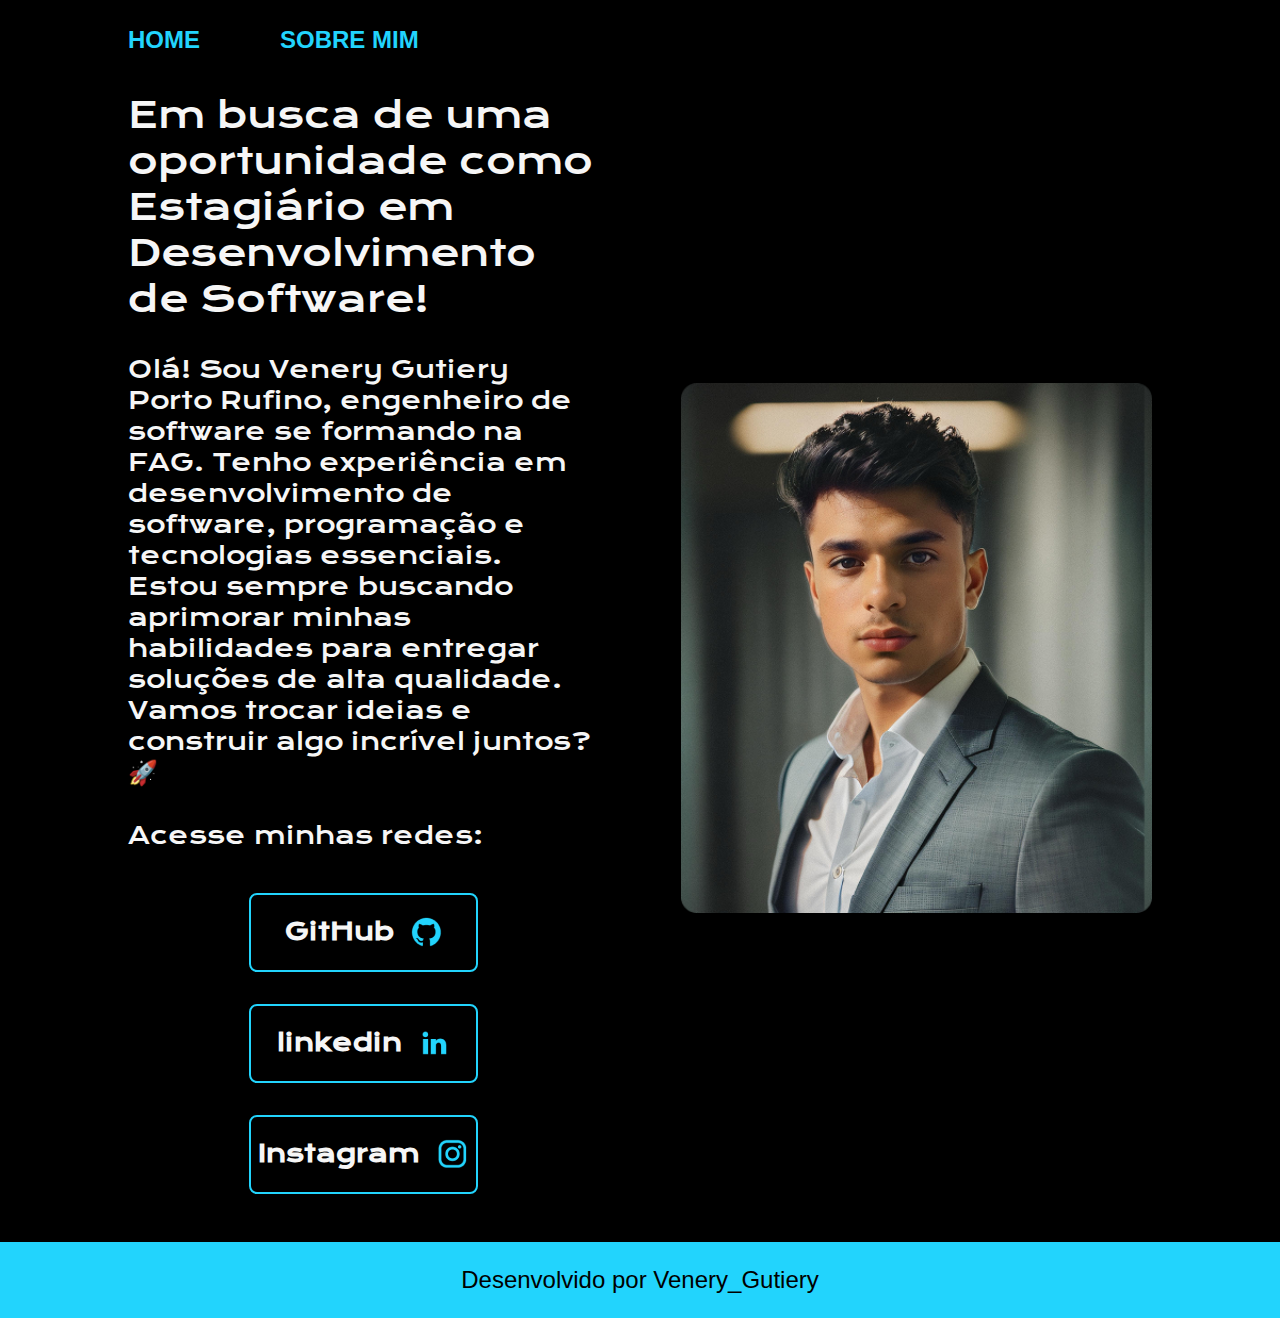
<file: index.html>
<!DOCTYPE html>
<html lang="pt-br">
  <head>
    <meta charset="UTF-8" />
    <meta name="viewport" content="width=device-width, initial-scale=1.0" />
    <title>Portfolio</title>
    <link rel="stylesheet" href="/styles/style.css" />
  </head>
  <body>
    <header class="cabecalho">
      <nav class="cabecalho__menu">
                <a class="cabecalho__menu__link" href="index.html">HOME</a>
                <a class="cabecalho__menu__link" href="about.html">SOBRE MIM</a>
      </nav>
    </header>
    <main class="apresentacao">
      <section class="apresentacao__conteudo">
        <h1 class="apresentacao__conteudo__titulo">
            Em busca de uma oportunidade como 
          <strong class="titulo-destaque">
            Estagiário em Desenvolvimento de Software!</strong
          >
        </h1>
        <p class="apresentacao__conteudo__texto">
          Olá! Sou Venery Gutiery Porto Rufino, engenheiro de software se formando na FAG. Tenho experiência em desenvolvimento de software, programação e tecnologias essenciais. Estou sempre buscando aprimorar minhas habilidades para entregar soluções de alta qualidade.
          Vamos trocar ideias e construir algo incrível juntos? 🚀
        </p>
        <h2 class="apresentacao__links__subtitulo">
          Acesse minhas redes:
        </h2>
        <div class="apresentacao__links">
          <a class= "apresentacao__links__navegacao" href="https://github.com/SERUMANINH0">GitHub
            <img src="assets/github.png" alt="imagem_botao_git">
          </a>
          <a class= "apresentacao__links__navegacao"  href="https://www.linkedin.com/in/venery-gutiery-7403b426a/">linkedin
            <img src="assets/linkedin.png" alt="imagem_botao_linkedin">
          </a>
          <a class= "apresentacao__links__navegacao" href="https://www.instagram.com/venery_gutiery/">Instagram
            <img src="assets/instagram.png" alt="imagem_botao_instagram">
          </a>
        </div>
      </section>
      <img class= "apresentacao__imagem" src="assets/Rectangle 47.png" alt="imagem de venery_gutiery" />
    </main>
    <footer class="rodape_">
      <p>Desenvolvido por Venery_Gutiery</p>
    </footer>
  </body>
</html>
</file>
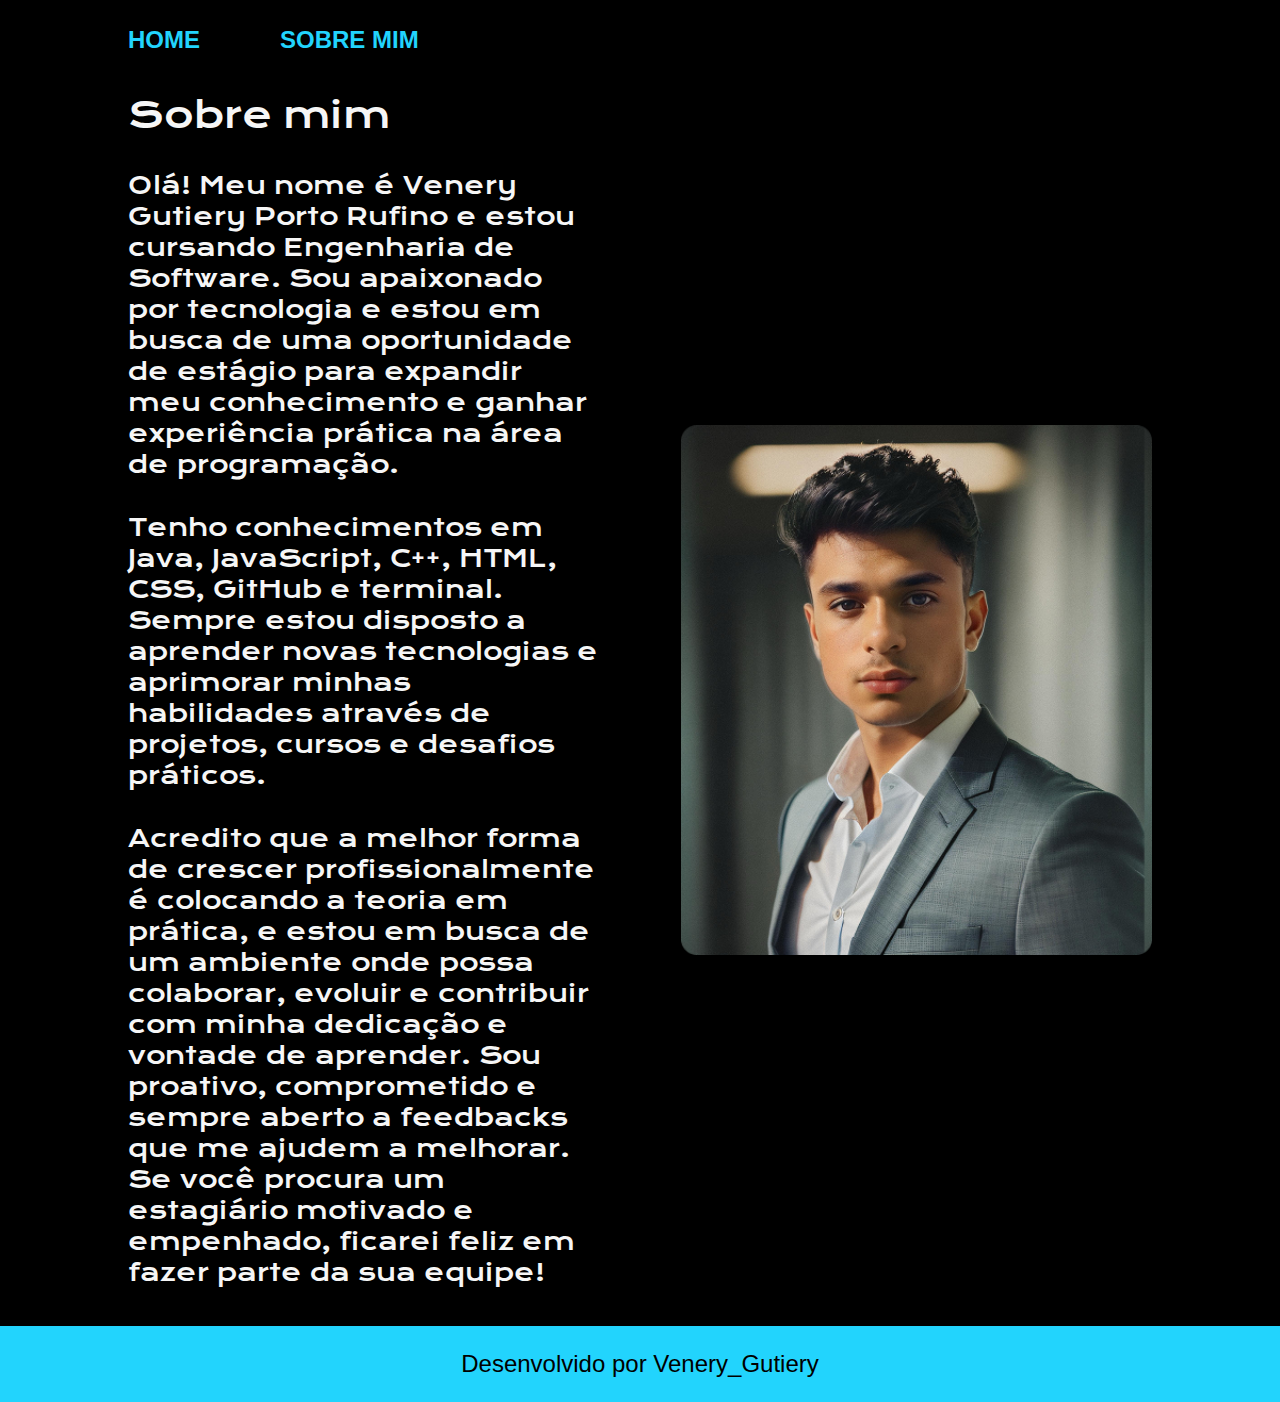
<file: about.html>
<!DOCTYPE html>
<html lang="en">
<head>
    <meta charset="UTF-8">
    <meta name="viewport" content="width=device-width, initial-scale=1.0">
    <title>Sobre mim</title>
    <link rel="stylesheet" href="styles/style.css">
</head>
<body>
<header class="cabecalho">
    <nav class="cabecalho__menu">
        <a class= "cabecalho__menu__link" href="index.html">HOME</a>
        <a class= "cabecalho__menu__link" href="about.html">SOBRE MIM</a>
    </nav>
</header>

<main class="apresentacao">
<section class="apresentacao__conteudo">
<h1 class="apresentacao__conteudo__titulo">Sobre mim</h1>
<p class="apresentacao__conteudo__texto"> Olá! Meu nome é Venery Gutiery Porto Rufino e estou cursando Engenharia de Software. Sou apaixonado por tecnologia e estou em busca de uma oportunidade de estágio para expandir meu conhecimento e ganhar experiência prática na área de programação.</p>
<p class="apresentacao__conteudo__texto">Tenho conhecimentos em Java, JavaScript, C++, HTML, CSS, GitHub e terminal. Sempre estou disposto a aprender novas tecnologias e aprimorar minhas habilidades através de projetos, cursos e desafios práticos.</p>
<p class="apresentacao__conteudo__texto">Acredito que a melhor forma de crescer profissionalmente é colocando a teoria em prática, e estou em busca de um ambiente onde possa colaborar, evoluir e contribuir com minha dedicação e vontade de aprender. Sou proativo, comprometido e sempre aberto a feedbacks que me ajudem a melhorar.
Se você procura um estagiário motivado e empenhado, ficarei feliz em fazer parte da sua equipe!</p>
</section>
<img class= "apresentacao__imagem" src="assets/Rectangle 47.png" alt="imagem__venery">
</main>

<footer class="rodape_">
    <p>Desenvolvido por Venery_Gutiery</p>
</footer>
</body>
</html>
</file>
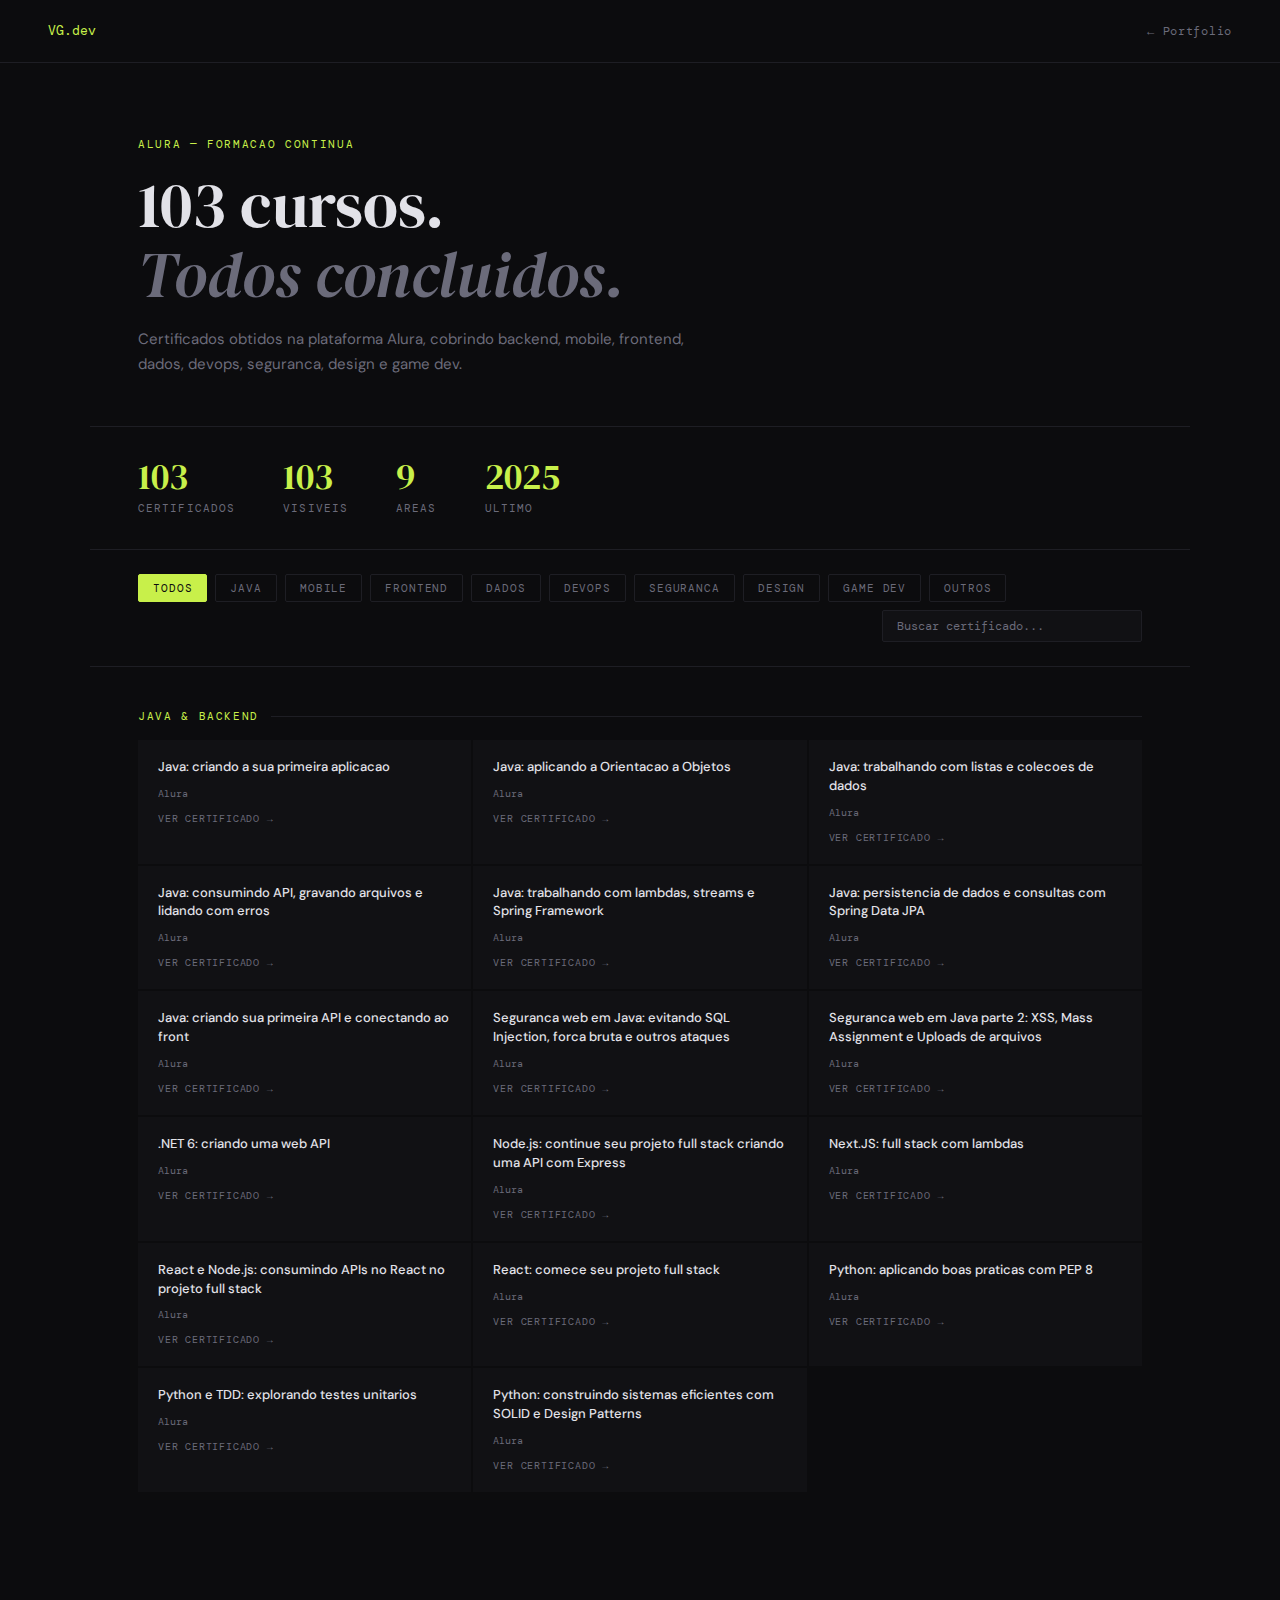
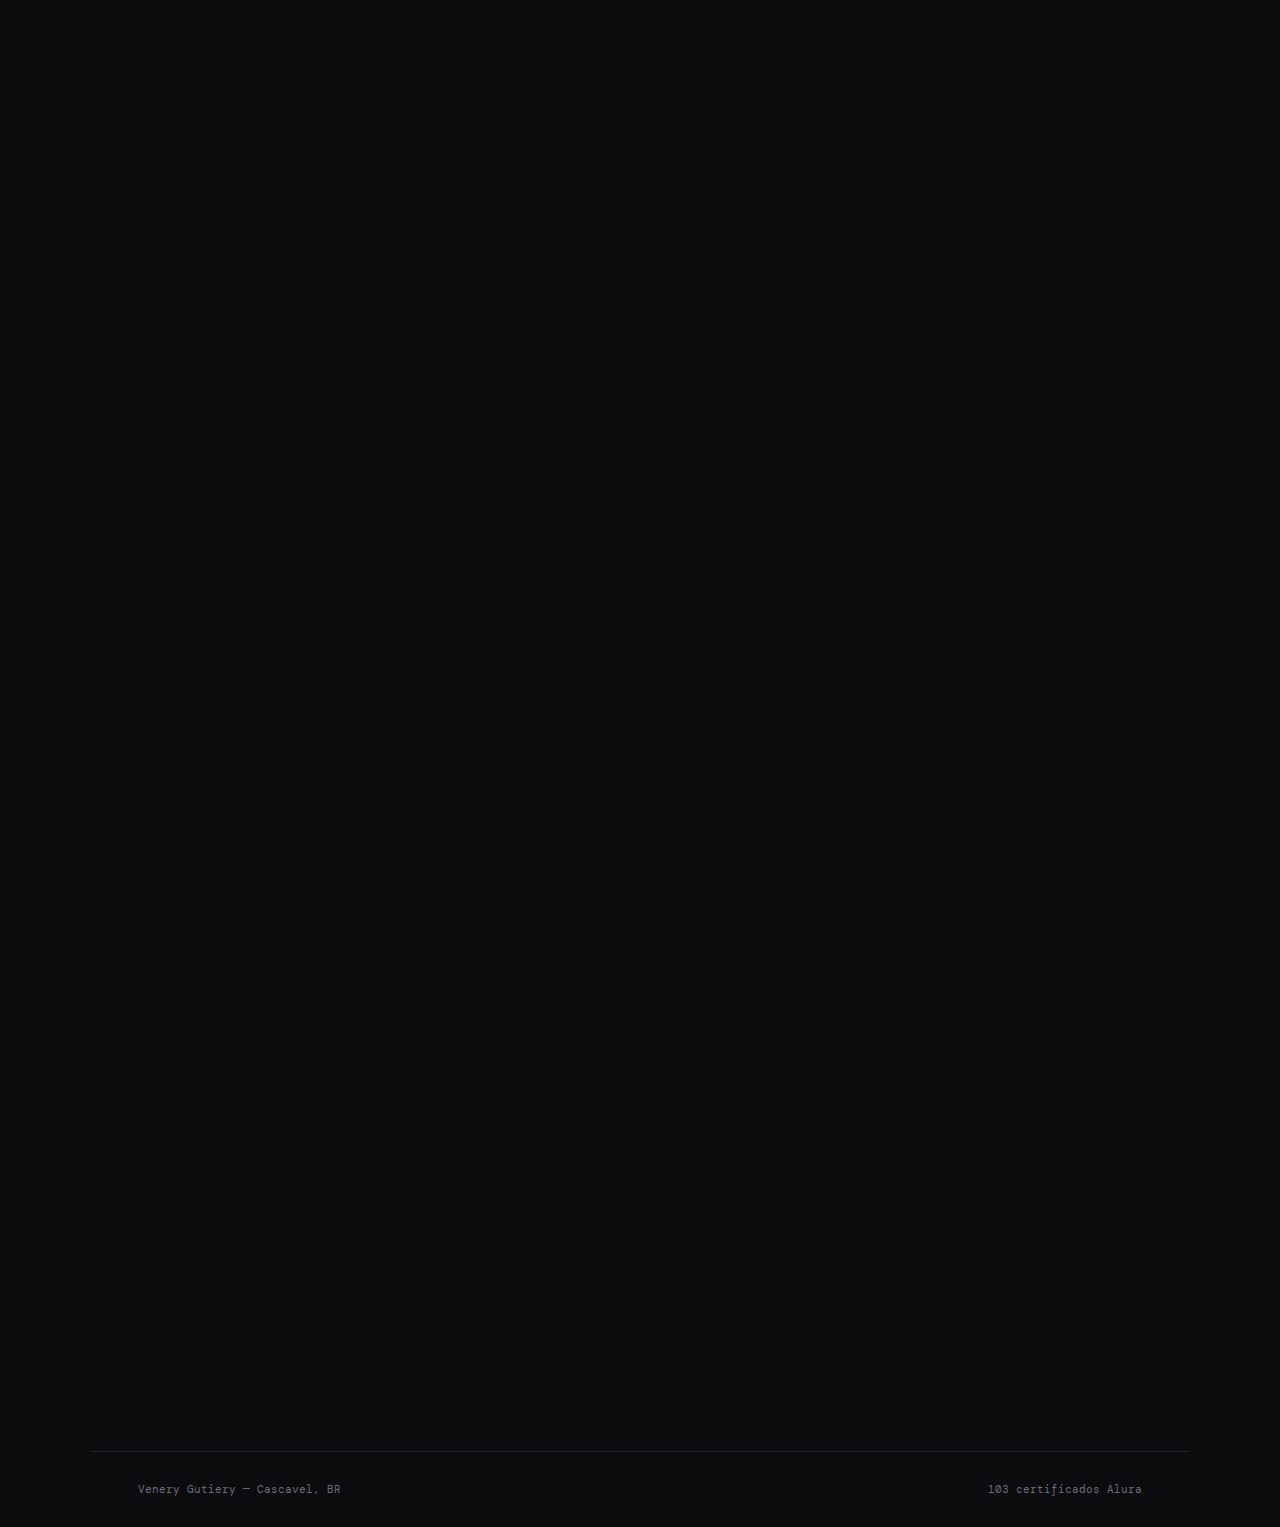
<file: certificados.html>
<!DOCTYPE html>
<html lang="pt-BR">
<head>
  <meta charset="UTF-8" />
  <meta name="viewport" content="width=device-width, initial-scale=1.0" />
  <title>Certificados — Venery Gutiery</title>
  <meta name="description" content="103 certificados Alura — Venery Gutiery, Software Engineer." />
  <link rel="preconnect" href="https://fonts.googleapis.com" />
  <link href="https://fonts.googleapis.com/css2?family=DM+Serif+Display:ital@0;1&family=DM+Mono:wght@400;500&family=DM+Sans:wght@300;400;500&display=swap" rel="stylesheet" />
  <style>
    *, *::before, *::after { box-sizing: border-box; margin: 0; padding: 0; }
    :root {
      --bg: #0c0c0e; --surface: #111114; --border: #1e1e24;
      --text: #e2e2e8; --muted: #6b6b7a; --accent: #c8f04a;
      --mono: 'DM Mono', monospace; --serif: 'DM Serif Display', serif; --sans: 'DM Sans', sans-serif;
    }
    html { scroll-behavior: smooth; }
    body { background: var(--bg); color: var(--text); font-family: var(--sans); font-size: 15px; line-height: 1.7; -webkit-font-smoothing: antialiased; }

    nav { display: flex; align-items: center; justify-content: space-between; padding: 20px 48px; border-bottom: 1px solid var(--border); }
    .nav-logo { font-family: var(--mono); font-size: 13px; color: var(--accent); text-decoration: none; }
    .nav-back { font-family: var(--mono); font-size: 12px; color: var(--muted); text-decoration: none; letter-spacing: 0.06em; transition: color 0.2s; }
    .nav-back:hover { color: var(--text); }

    .page-header { max-width: 1100px; margin: 0 auto; padding: 72px 48px 48px; border-bottom: 1px solid var(--border); }
    .page-label { font-family: var(--mono); font-size: 11px; color: var(--accent); letter-spacing: 0.15em; text-transform: uppercase; margin-bottom: 16px; }
    h1 { font-family: var(--serif); font-size: clamp(36px, 5vw, 64px); font-weight: 400; line-height: 1.1; margin-bottom: 16px; }
    h1 em { font-style: italic; color: var(--muted); }
    .page-sub { color: var(--muted); font-size: 15px; max-width: 580px; }

    .stats-bar { max-width: 1100px; margin: 0 auto; padding: 32px 48px; display: flex; gap: 48px; border-bottom: 1px solid var(--border); flex-wrap: wrap; }
    .stat { display: flex; flex-direction: column; gap: 4px; }
    .stat-num { font-family: var(--serif); font-size: 36px; color: var(--accent); line-height: 1; }
    .stat-label { font-family: var(--mono); font-size: 11px; color: var(--muted); text-transform: uppercase; letter-spacing: 0.1em; }

    .controls { max-width: 1100px; margin: 0 auto; padding: 24px 48px; display: flex; align-items: center; gap: 8px; flex-wrap: wrap; border-bottom: 1px solid var(--border); }
    .filter-btn { font-family: var(--mono); font-size: 11px; text-transform: uppercase; letter-spacing: 0.08em; padding: 6px 14px; border-radius: 2px; border: 1px solid var(--border); background: transparent; color: var(--muted); cursor: pointer; transition: all 0.15s; }
    .filter-btn:hover, .filter-btn.active { background: var(--accent); border-color: var(--accent); color: #0c0c0e; }
    .search-wrap { margin-left: auto; }
    .search-input { font-family: var(--mono); font-size: 12px; background: var(--surface); border: 1px solid var(--border); color: var(--text); padding: 7px 14px; border-radius: 2px; outline: none; width: 260px; transition: border-color 0.2s; }
    .search-input::placeholder { color: var(--muted); }
    .search-input:focus { border-color: var(--accent); }

    .certs-section { max-width: 1100px; margin: 0 auto; padding: 40px 48px 80px; }
    .category-block { margin-bottom: 52px; }
    .category-title { font-family: var(--mono); font-size: 11px; color: var(--accent); text-transform: uppercase; letter-spacing: 0.15em; margin-bottom: 14px; display: flex; align-items: center; gap: 12px; }
    .category-title::after { content: ''; flex: 1; height: 1px; background: var(--border); }
    .certs-grid { display: grid; grid-template-columns: repeat(auto-fill, minmax(290px, 1fr)); gap: 2px; }

    .cert-card { background: var(--surface); padding: 18px 20px; display: flex; flex-direction: column; gap: 8px; transition: background 0.15s; position: relative; overflow: hidden; }
    .cert-card::before { content: ''; position: absolute; left: 0; top: 0; bottom: 0; width: 2px; background: var(--accent); transform: scaleY(0); transition: transform 0.25s ease; transform-origin: bottom; }
    .cert-card:hover { background: #141418; }
    .cert-card:hover::before { transform: scaleY(1); }
    .cert-card.hidden { display: none; }

    .cert-name { font-size: 13px; font-weight: 500; color: var(--text); line-height: 1.45; }
    .cert-meta { display: flex; align-items: center; justify-content: space-between; }
    .cert-platform { font-family: var(--mono); font-size: 10px; color: var(--muted); }
    .cert-link { font-family: var(--mono); font-size: 10px; color: var(--muted); text-decoration: none; text-transform: uppercase; letter-spacing: 0.08em; transition: color 0.2s; align-self: flex-start; }
    .cert-link:hover { color: var(--accent); }

    .no-results { font-family: var(--mono); font-size: 13px; color: var(--muted); padding: 48px 0; display: none; }
    .category-block.all-hidden { display: none; }

    footer { border-top: 1px solid var(--border); padding: 28px 48px; max-width: 1100px; margin: 0 auto; display: flex; justify-content: space-between; }
    .footer-note { font-family: var(--mono); font-size: 11px; color: var(--muted); }

    @media (max-width: 768px) {
      nav, .page-header, .stats-bar, .controls, .certs-section, footer { padding-left: 24px; padding-right: 24px; }
      .search-wrap { margin-left: 0; width: 100%; }
      .search-input { width: 100%; }
      .stats-bar { gap: 24px; }
    }
  </style>
</head>
<body>

<nav>
  <a href="index.html" class="nav-logo">VG.dev</a>
  <a href="index.html" class="nav-back">← Portfolio</a>
</nav>

<div class="page-header">
  <p class="page-label">Alura — Formacao Continua</p>
  <h1>103 cursos.<br><em>Todos concluidos.</em></h1>
  <p class="page-sub">Certificados obtidos na plataforma Alura, cobrindo backend, mobile, frontend, dados, devops, seguranca, design e game dev.</p>
</div>

<div class="stats-bar">
  <div class="stat"><span class="stat-num">103</span><span class="stat-label">Certificados</span></div>
  <div class="stat"><span class="stat-num" id="visible-count">103</span><span class="stat-label">Visiveis</span></div>
  <div class="stat"><span class="stat-num">9</span><span class="stat-label">Areas</span></div>
  <div class="stat"><span class="stat-num">2025</span><span class="stat-label">Ultimo</span></div>
</div>

<div class="controls">
  <button class="filter-btn active" data-filter="all">Todos</button>
  <button class="filter-btn" data-filter="java">Java</button>
  <button class="filter-btn" data-filter="mobile">Mobile</button>
  <button class="filter-btn" data-filter="frontend">Frontend</button>
  <button class="filter-btn" data-filter="dados">Dados</button>
  <button class="filter-btn" data-filter="devops">DevOps</button>
  <button class="filter-btn" data-filter="seguranca">Seguranca</button>
  <button class="filter-btn" data-filter="design">Design</button>
  <button class="filter-btn" data-filter="gamedev">Game Dev</button>
  <button class="filter-btn" data-filter="outros">Outros</button>
  <div class="search-wrap">
    <input class="search-input" type="text" placeholder="Buscar certificado..." id="search" autocomplete="off" />
  </div>
</div>

<div class="certs-section">
  <p class="no-results" id="no-results">Nenhum certificado encontrado.</p>

  <!-- JAVA / BACKEND -->
  <div class="category-block" id="cat-java">
    <div class="category-title">Java &amp; Backend</div>
    <div class="certs-grid" id="grid-java"></div>
  </div>

  <!-- MOBILE -->
  <div class="category-block" id="cat-mobile">
    <div class="category-title">Mobile — Flutter &amp; Firebase</div>
    <div class="certs-grid" id="grid-mobile"></div>
  </div>

  <!-- FRONTEND -->
  <div class="category-block" id="cat-frontend">
    <div class="category-title">Frontend — HTML, CSS, React &amp; Acessibilidade</div>
    <div class="certs-grid" id="grid-frontend"></div>
  </div>

  <!-- DADOS -->
  <div class="category-block" id="cat-dados">
    <div class="category-title">Dados — MySQL, PostgreSQL &amp; Power BI</div>
    <div class="certs-grid" id="grid-dados"></div>
  </div>

  <!-- DEVOPS -->
  <div class="category-block" id="cat-devops">
    <div class="category-title">DevOps &amp; Ferramentas</div>
    <div class="certs-grid" id="grid-devops"></div>
  </div>

  <!-- SEGURANCA -->
  <div class="category-block" id="cat-seguranca">
    <div class="category-title">Seguranca</div>
    <div class="certs-grid" id="grid-seguranca"></div>
  </div>

  <!-- DESIGN -->
  <div class="category-block" id="cat-design">
    <div class="category-title">Design — Figma</div>
    <div class="certs-grid" id="grid-design"></div>
  </div>

  <!-- GAMEDEV -->
  <div class="category-block" id="cat-gamedev">
    <div class="category-title">Game Dev &amp; Unity</div>
    <div class="certs-grid" id="grid-gamedev"></div>
  </div>

  <!-- OUTROS -->
  <div class="category-block" id="cat-outros">
    <div class="category-title">Outros</div>
    <div class="certs-grid" id="grid-outros"></div>
  </div>
</div>

<footer>
  <span class="footer-note">Venery Gutiery — Cascavel, BR</span>
  <span class="footer-note">103 certificados Alura</span>
</footer>

<script>
const PROFILE = "https://cursos.alura.com.br/user/veneryportorufino";

const certs = [
  // ── JAVA / BACKEND ──────────────────────────────────────
  { name: "Java: criando a sua primeira aplicacao", cat: "java" },
  { name: "Java: aplicando a Orientacao a Objetos", cat: "java" },
  { name: "Java: trabalhando com listas e colecoes de dados", cat: "java" },
  { name: "Java: consumindo API, gravando arquivos e lidando com erros", cat: "java" },
  { name: "Java: trabalhando com lambdas, streams e Spring Framework", cat: "java" },
  { name: "Java: persistencia de dados e consultas com Spring Data JPA", cat: "java" },
  { name: "Java: criando sua primeira API e conectando ao front", cat: "java" },
  { name: "Seguranca web em Java: evitando SQL Injection, forca bruta e outros ataques", cat: "java" },
  { name: "Seguranca web em Java parte 2: XSS, Mass Assignment e Uploads de arquivos", cat: "java" },
  { name: ".NET 6: criando uma web API", cat: "java" },
  { name: "Node.js: continue seu projeto full stack criando uma API com Express", cat: "java" },
  { name: "Next.JS: full stack com lambdas", cat: "java" },
  { name: "React e Node.js: consumindo APIs no React no projeto full stack", cat: "java" },
  { name: "React: comece seu projeto full stack", cat: "java" },
  { name: "Python: aplicando boas praticas com PEP 8", cat: "java" },
  { name: "Python e TDD: explorando testes unitarios", cat: "java" },
  { name: "Python: construindo sistemas eficientes com SOLID e Design Patterns", cat: "java" },

  // ── MOBILE ───────────────────────────────────────────────
  { name: "Do Dart ao Flutter: criando seu primeiro aplicativo", cat: "mobile" },
  { name: "Dart: trabalhando com a sintaxe e configuracao de projeto", cat: "mobile" },
  { name: "Dart: trabalhando com orientacao a objetos", cat: "mobile" },
  { name: "Dart: entendendo a Orientacao a Objetos", cat: "mobile" },
  { name: "Dart: entendendo assincronismo", cat: "mobile" },
  { name: "Dart: dominando assincronismo e criando comunicacao com APIs", cat: "mobile" },
  { name: "Dart: lidando com erros, excecoes e null safety", cat: "mobile" },
  { name: "Dart: lidando com Exceptions e Null Safety", cat: "mobile" },
  { name: "Praticando Collections no Dart: listas, sets e mapas", cat: "mobile" },
  { name: "Flutter: Widgets, Stateless, Stateful, Imagens e Animacoes", cat: "mobile" },
  { name: "Flutter: estilizando e reproduzindo layouts", cat: "mobile" },
  { name: "Flutter: Controller, navegacao e estados", cat: "mobile" },
  { name: "Flutter: gerenciamento de estados com Provider", cat: "mobile" },
  { name: "Flutter: aplicando constraints e implementando layouts responsivos", cat: "mobile" },
  { name: "Flutter com animacoes: personalize seu app com animacoes implicitas", cat: "mobile" },
  { name: "Flutter: aplicando persistencia de dados", cat: "mobile" },
  { name: "Flutter: aplicando testes de unidade, de Widget e Mocks", cat: "mobile" },
  { name: "Flutter: implementando testes de integracao", cat: "mobile" },
  { name: "Flutter: melhore a qualidade do app com design patterns", cat: "mobile" },
  { name: "Flutter com WebAPI: integrando sua aplicacao", cat: "mobile" },
  { name: "Flutter com Web API: evoluindo na integracao da aplicacao", cat: "mobile" },
  { name: "Flutter e Supabase: criando um app com BaaS", cat: "mobile" },
  { name: "Flutter com Firebase: autenticando usuarios com Authentication", cat: "mobile" },
  { name: "Flutter com Firebase: evoluindo a aplicacao com o Cloud Firestore", cat: "mobile" },
  { name: "Flutter com Firebase: guardando arquivos na nuvem com Storage", cat: "mobile" },
  { name: "Flutter com Firebase: implementando banco de dados online com Cloud Firestore", cat: "mobile" },
  { name: "Firebase Authentication: integracao com apps Android", cat: "mobile" },
  { name: "Firebase com Android: salve os dados NoSQL no Firestore", cat: "mobile" },
  { name: "Firebase com Android: armazene imagens com o Cloud Storage", cat: "mobile" },
  { name: "Firebase com Android: Push Notification no Cloud Messaging", cat: "mobile" },

  // ── FRONTEND ─────────────────────────────────────────────
  { name: "HTML e CSS: ambientes de desenvolvimento, estrutura de arquivos e tags", cat: "frontend" },
  { name: "HTML e CSS: Classes, posicionamento e Flexbox", cat: "frontend" },
  { name: "HTML e CSS: cabecalho, footer e variaveis CSS", cat: "frontend" },
  { name: "HTML e CSS: responsividade com mobile-first", cat: "frontend" },
  { name: "HTML e CSS: trabalhando com responsividade e publicacao de projetos", cat: "frontend" },
  { name: "HTML e CSS: praticando HTML/CSS", cat: "frontend" },
  { name: "CSS: Flexbox e layouts responsivos", cat: "frontend" },
  { name: "CSS: ajustando a acessibilidade visual em um projeto", cat: "frontend" },
  { name: "Acessibilidade no HTML: escrevendo codigos semanticos para inclusao", cat: "frontend" },
  { name: "Acessibilidade em HTML, CSS e JavaScript: avaliando e melhorando um projeto com o NVDA", cat: "frontend" },
  { name: "Acessibilidade Web: manipulando WAI-ARIA e elementos interativos com Javascript", cat: "frontend" },
  { name: "Logica de programacao: mergulhe em programacao com JavaScript", cat: "frontend" },
  { name: "Logica de programacao: explore funcoes e listas", cat: "frontend" },
  { name: "Logica de programacao: praticando com desafios", cat: "frontend" },

  // ── DADOS ────────────────────────────────────────────────
  { name: "MySQL: conhecendo a ferramenta", cat: "dados" },
  { name: "MySQL: executando Procedures", cat: "dados" },
  { name: "MySQL: trabalhando com funcoes", cat: "dados" },
  { name: "MySQL: aplicado para analise de dados", cat: "dados" },
  { name: "MySQL Administrator: criando indices e manipulando dados", cat: "dados" },
  { name: "MySQL Administrator: configurando e monitorando o servidor", cat: "dados" },
  { name: "MySQL Administrator: backups e replicacao de banco de dados", cat: "dados" },
  { name: "MySQL Administrator: gerenciando esquemas e usuarios", cat: "dados" },
  { name: "PostgreSQL", cat: "dados" },
  { name: "Power BI Desktop: construindo meu primeiro dashboard", cat: "dados" },
  { name: "Power BI Desktop: realizando ETL no Power Query", cat: "dados" },
  { name: "Power BI: construindo calculos com Dax", cat: "dados" },
  { name: "Power BI: visualizando e analisando dados", cat: "dados" },

  // ── DEVOPS & FERRAMENTAS ──────────────────────────────────
  { name: "Git e GitHub: dominando controle de versao de codigo", cat: "devops" },
  { name: "Git e GitHub: compartilhando e colaborando em projetos", cat: "devops" },
  { name: "Terminal: aprenda comandos para executar tarefas", cat: "devops" },
  { name: "Windows Prompt: utilizando o CMD", cat: "devops" },
  { name: "PowerShell parte 1: a linguagem de scripting moderna", cat: "devops" },
  { name: "PowerShell parte 2: Sessoes, Jobs e Administracao Remota", cat: "devops" },
  { name: "Automacao com UiPath: Extracao de Dados, IA e Automacao de Processos", cat: "devops" },
  { name: "VSCode: aprendendo dicas e truques", cat: "devops" },

  // ── SEGURANCA ────────────────────────────────────────────
  { name: "Pentest: explorando vulnerabilidades em aplicacoes web", cat: "seguranca" },
  { name: "Seguranca de rede: firewall, WAF e SIEM", cat: "seguranca" },
  { name: "Seguranca de rede: proxy reverso, SSH e DNS", cat: "seguranca" },
  { name: "Modelagem de ameacas: identifique riscos na concepcao do software", cat: "seguranca" },

  // ── DESIGN ───────────────────────────────────────────────
  { name: "Figma: conhecendo a ferramenta", cat: "design" },
  { name: "Figma: criando e evoluindo componentes de uma interface", cat: "design" },
  { name: "Figma: criando prototipos interativos", cat: "design" },
  { name: "Figma AI: integrando inteligencia artificial no design de interfaces", cat: "design" },
  { name: "Masterclass Figma: do zero a criacao de uma Landing Page", cat: "design" },
  { name: "Praticando Figma: auto layout", cat: "design" },
  { name: "Praticando Figma: componentes", cat: "design" },
  { name: "Praticando Figma: Design System", cat: "design" },
  { name: "Praticando Figma: prototipacao", cat: "design" },
  { name: "Practicando Figma: Handoff", cat: "design" },

  // ── GAME DEV ─────────────────────────────────────────────
  { name: "Unity: criando menus, coletaveis e batalha final em um jogo 2D", cat: "gamedev" },
  { name: "Unity: criando um jogo metroidvania 2D", cat: "gamedev" },
  { name: "Game Design: definindo os principios de um jogo digital", cat: "gamedev" },
  { name: "Game Design: entenda estrategias para viabilizar e monetizar o seu jogo", cat: "gamedev" },
  { name: "Game design: refinando aspectos visuais e artisticos do jogo", cat: "gamedev" },
  { name: "Game Design: viabilizando o jogo como produto", cat: "gamedev" },

  // ── OUTROS ───────────────────────────────────────────────
  { name: "Comecando em Programacao: carreira e primeiros passos", cat: "outros" },
];

// Build cards
const catMap = {
  java: "grid-java", mobile: "grid-mobile", frontend: "grid-frontend",
  dados: "grid-dados", devops: "grid-devops", seguranca: "grid-seguranca",
  design: "grid-design", gamedev: "grid-gamedev", outros: "grid-outros"
};

certs.forEach(cert => {
  const grid = document.getElementById(catMap[cert.cat]);
  if (!grid) return;
  const card = document.createElement("div");
  card.className = "cert-card";
  card.dataset.cat = cert.cat;
  card.dataset.name = cert.name.toLowerCase();
  card.innerHTML = `
    <span class="cert-name">${cert.name}</span>
    <div class="cert-meta">
      <span class="cert-platform">Alura</span>
    </div>
    <a href="${PROFILE}" target="_blank" class="cert-link">Ver certificado →</a>
  `;
  grid.appendChild(card);
});

// Filter + search
let activeFilter = "all";

function update() {
  const query = document.getElementById("search").value.toLowerCase().trim();
  let visible = 0;

  document.querySelectorAll(".cert-card").forEach(card => {
    const matchCat = activeFilter === "all" || card.dataset.cat === activeFilter;
    const matchSearch = !query || card.dataset.name.includes(query);
    const show = matchCat && matchSearch;
    card.classList.toggle("hidden", !show);
    if (show) visible++;
  });

  // hide empty categories
  Object.keys(catMap).forEach(cat => {
    const block = document.getElementById("cat-" + cat);
    const hasVisible = block.querySelectorAll(".cert-card:not(.hidden)").length > 0;
    block.classList.toggle("all-hidden", !hasVisible);
  });

  document.getElementById("visible-count").textContent = visible;
  document.getElementById("no-results").style.display = visible === 0 ? "block" : "none";
}

document.querySelectorAll(".filter-btn").forEach(btn => {
  btn.addEventListener("click", () => {
    document.querySelectorAll(".filter-btn").forEach(b => b.classList.remove("active"));
    btn.classList.add("active");
    activeFilter = btn.dataset.filter;
    update();
  });
});

document.getElementById("search").addEventListener("input", update);

// Reveal on scroll
const observer = new IntersectionObserver(entries => {
  entries.forEach(e => { if (e.isIntersecting) e.target.style.opacity = "1"; });
}, { threshold: 0.05 });
document.querySelectorAll(".category-block").forEach(el => {
  el.style.opacity = "0";
  el.style.transition = "opacity 0.5s ease";
  observer.observe(el);
});
</script>
</body>
</html>
</file>
<file: styles/style.css>
@import url('https://fonts.googleapis.com/css2?family=Krona+One&display=swap');
@import url('https://fonts.googleapis.com/css2?family=Krona+One&family=Montserrat:ital@0;1&display=swap');

:root {
  --cor-principal: #000000;
  --cor-secundaria: #f6f6f6;
  --cor-terciaria: #22d4fd;
  --cor-rover: #272727;

  --fonte-primaria: "Krona One", sans-serif;
  --fonte-secundaria: "Monteserrat", sans-serif;
}

* {
  margin: 0%;
  padding: 0%;
}

body {
  box-sizing: border-box;
  background: var(--cor-principal);
  color: var(--cor-secundaria);
}


.cabecalho {
  padding: 2% 0 0 10%;

}

.cabecalho__menu {
  display: flex;
  gap: 80px;
}

.cabecalho__menu__link {
  font-family: var(--fonte-secundaria);
  font-size: 1.5rem;
  font-weight: 600;
  color: var(--cor-terciaria);
  text-decoration: none;
}

.cabecalho__menu__link:hover {
  color: var(--cor-secundaria);
}

.apresentacao {
  padding: 3% 10%;
  gap: 82px;
  display: flex;
  align-items: center;
  justify-content: space-between;
}

.titulo-destaque {
  color: var(--cor-secundaria);
  font-family: var(--fonte-primaria);
  font-weight: 400;
  font-style: normal;
}

.apresentacao__conteudo{
    width: 50%;
    display: flex;
    flex-direction: column;
    gap: 32px; 
  }

.apresentacao__conteudo__titulo{
    font-size: 2.25rem;
    font-family: var(--fonte-primaria);
    font-weight: 400;
    font-style: normal; 
}

.apresentacao__conteudo__texto{
    font-size: 1.5rem;
    font-family: var(--fonte-primaria);
}

.apresentacao__links{
    display: flex;
    flex-direction: column;
    align-items: center;
    justify-content: space-between;
    padding: 10px;
    gap: 32px;
    
}

.apresentacao__links__subtitulo{
  font-family: var(--fonte-primaria);
  font-weight: 400;
  font-size: 1.5rem;
}



.apresentacao__links__navegacao{
  display: flex;
  justify-content: center;
  gap: 16px;
  border-radius: 8px;
  border: 2px solid var(--cor-terciaria);
  width: 50%;
  text-align: center;
  font-size: 1.5rem;
  font-weight: 600; 
  padding: 21.5px 0%;
  text-decoration: none;
  color: var(--cor-secundaria);
  font-family: var(--fonte-primaria);
}

.apresentacao__links__link:hover{
  background-color: var(--cor-rover);
}


.apresentacao__imagem{
  width: 50%;
}



.rodape_ {
  padding: 24px;
  color: var(--cor-principal);
  background-color: var(--cor-terciaria);
  text-align: center;
  font-family: var(--fonte-secundaria);
  font-size: 1.5rem;
  font-weight: 400;
}

@media (max-width: 1200px) {
  .cabecalho {
    padding: 10%;
  }  

  .cabecalho__menu {
    justify-content: center;
  }  
  
  .apresentacao {
      flex-direction: column-reverse;
      padding: 5%;
    }
    
    .apresentacao__conteudo {
      width: auto;
    }

}
</file>
